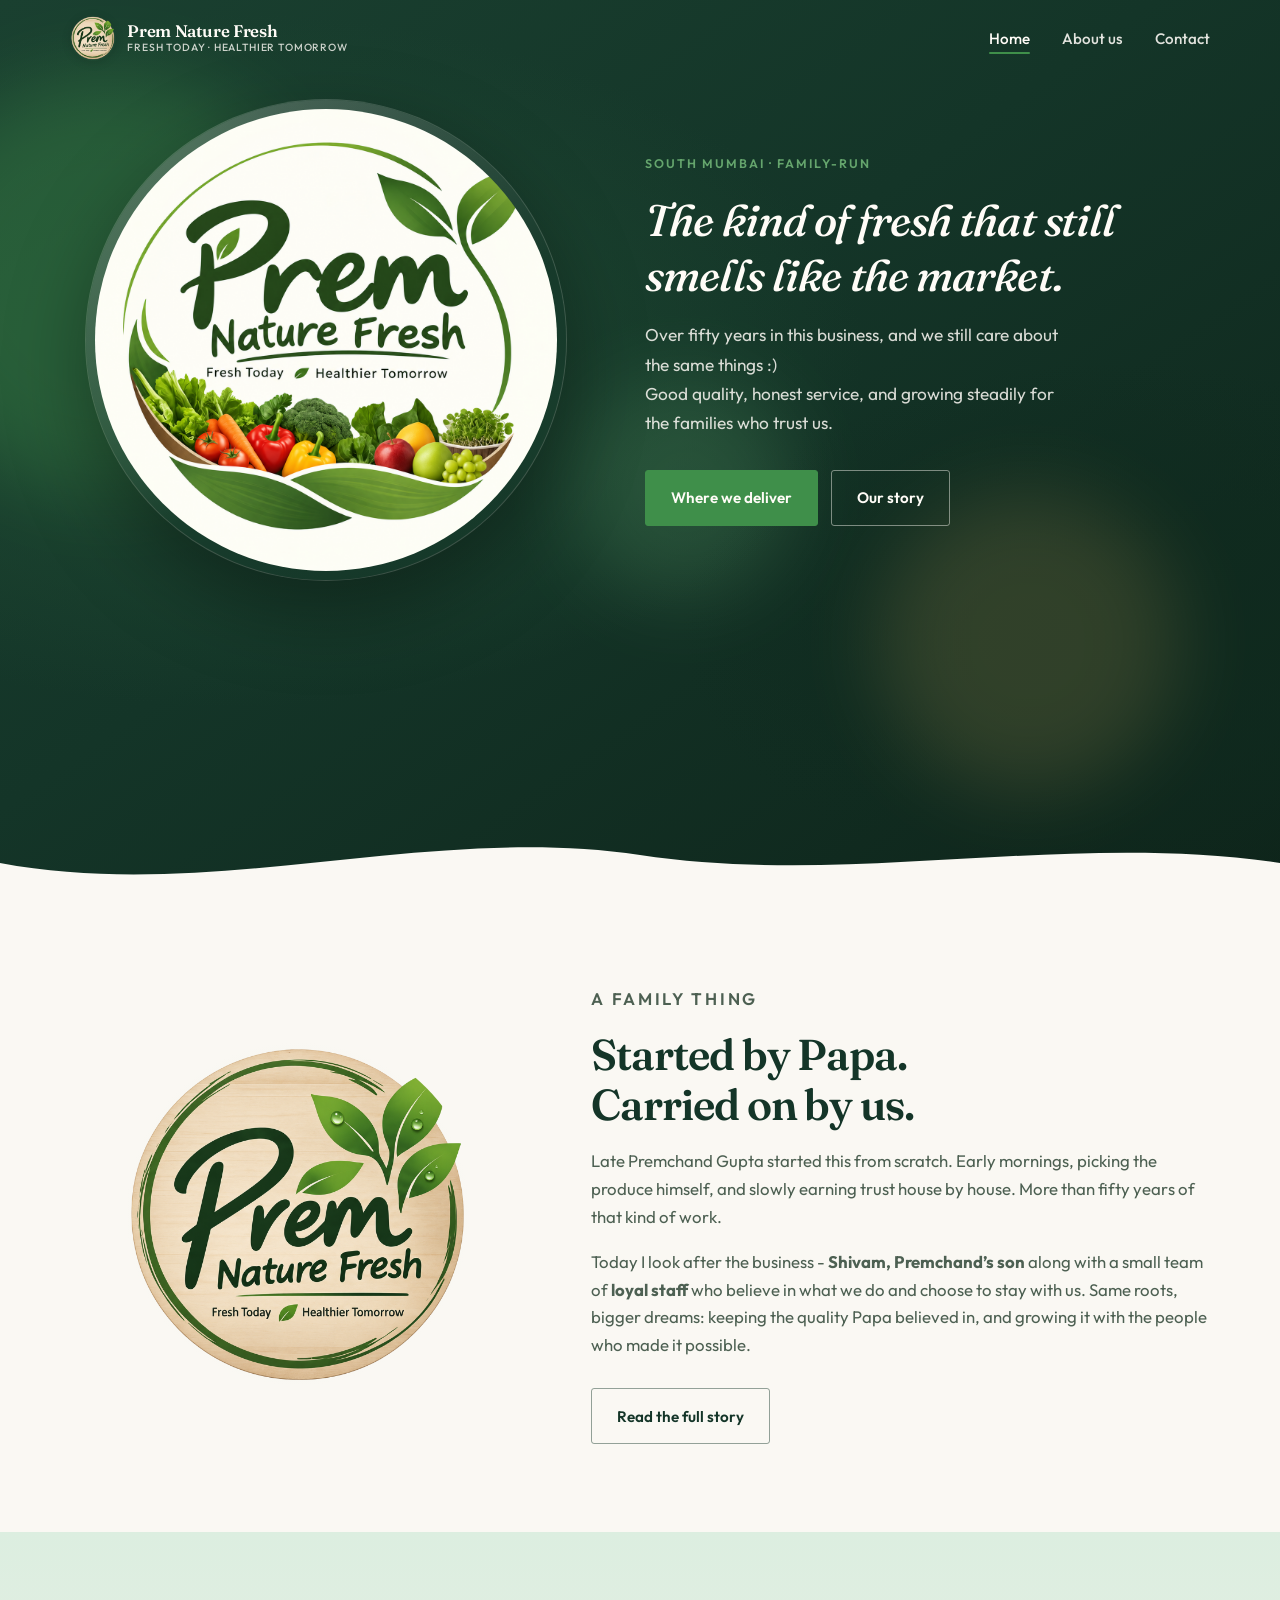
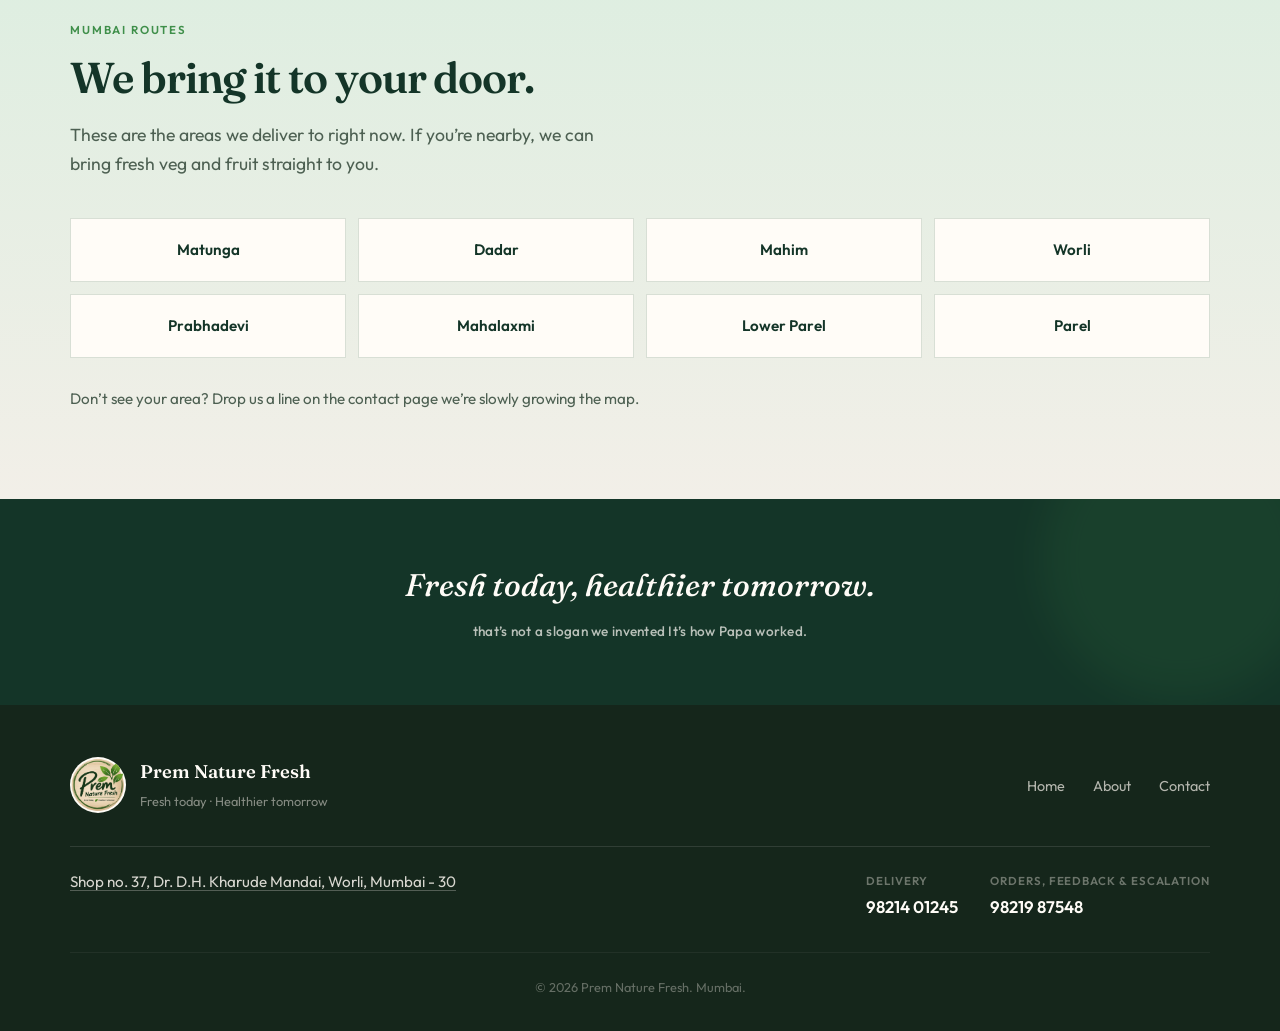
<file: index.html>
<!DOCTYPE html>
<html lang="en">
<head>
  <meta charset="UTF-8" />
  <meta name="viewport" content="width=device-width, initial-scale=1.0" />
  <title>Prem Nature Fresh — Fresh veggies, delivered near you</title>
  <meta name="description" content="Prem Nature Fresh brings fresh vegetables and fruit to Matunga, Dadar, Mahim, Worli, Prabhadevi, Mahalaxmi, Lower Parel and Parel." />
  <link rel="preconnect" href="https://fonts.googleapis.com" />
  <link rel="preconnect" href="https://fonts.gstatic.com" crossorigin />
  <link href="https://fonts.googleapis.com/css2?family=Fraunces:ital,opsz,wght@0,9..144,500;0,9..144,600;0,9..144,700;1,9..144,500&family=Outfit:wght@400;500;600&display=swap" rel="stylesheet" />
  <link rel="stylesheet" href="css/styles.css" />
  <link rel="icon" href="Logos/PremNatureFresh%20Logo.png" type="image/png" />
</head>
<body class="has-hero">
  <div class="nav-overlay" id="navOverlay" aria-hidden="true"></div>

  <header class="site-header" id="siteHeader">
    <nav class="nav" aria-label="Main">
      <a class="logo-link" href="index.html">
        <img src="Logos/PremNatureFresh%20Logo.png" alt="Prem Nature Fresh logo" width="48" height="48" />
        <span class="logo-text">Prem Nature Fresh<span>Fresh today · Healthier tomorrow</span></span>
      </a>
      <button class="nav-toggle" id="navToggle" aria-label="Open menu" aria-expanded="false">
        <span></span><span></span><span></span>
      </button>
      <ul class="nav-links" id="navLinks">
        <li><a href="index.html" class="active">Home</a></li>
        <li><a href="about.html">About us</a></li>
        <li><a href="contact.html">Contact</a></li>
      </ul>
    </nav>
  </header>

  <main>
    <section class="hero">
      <div class="hero-atmosphere" aria-hidden="true">
        <span class="orb orb-a"></span>
        <span class="orb orb-b"></span>
        <span class="orb orb-c"></span>
      </div>

      <div class="hero-stage">
        <figure class="hero-mark">
          <img src="Logos/PremNatureFresh%20Logo%202.png" alt="Prem Nature Fresh" />
        </figure>

        <div class="hero-copy">
          <p class="hero-kicker">South Mumbai · family-run</p>
          <h1>The kind of fresh that still smells like the market.</h1>
          <p class="hero-lede">
            Over fifty years in this business, and we still care about the same things :)
            <br>
            Good quality, honest service, and growing steadily for the families who trust us.
          </p>
          <div class="cta-row">
            <a class="btn btn-primary" href="#areas">Where we deliver</a>
            <a class="btn btn-ghost" href="about.html">Our story</a>
          </div>
        </div>
      </div>

      <svg class="hero-wave" viewBox="0 0 1440 80" preserveAspectRatio="none" aria-hidden="true">
        <path d="M0,40 C240,80 480,0 720,32 C960,64 1200,8 1440,40 L1440,80 L0,80 Z" fill="currentColor" />
        <rect x="0" y="78" width="1440" height="4" fill="currentColor" />
      </svg>
    </section>

    <section class="section story-strip">
      <div class="container story-grid">
        <div class="story-visual reveal">
          <img src="Logos/PremNatureFresh%20Logo.png" alt="Prem Nature Fresh" />
        </div>
        <div class="story-copy reveal">
          <p class="section-label">A family thing</p>
          <h2>Started by Papa. Carried on by us.</h2>
          <p>
            Late Premchand Gupta started this from scratch. Early mornings, picking
            the produce himself, and slowly earning trust house by house. More than
            fifty years of that kind of work.
          </p>
          <p>
            Today I look after the business - <b>Shivam, Premchand’s son</b> along with a
            small team of <b>loyal staff</b> who believe in what we do and choose to stay with us.
            Same roots, bigger dreams: keeping the quality Papa believed in, and growing it with
            the people who made it possible.
          </p>
          <a class="btn btn-outline" href="about.html">Read the full story</a>
        </div>
      </div>
    </section>

    <section class="section areas" id="areas">
      <div class="container">
        <div class="areas-intro reveal">
          <p class="section-label">Mumbai routes</p>
          <h2>We bring it to your door.</h2>
          <p class="lead">
            These are the areas we deliver to right now. If you’re nearby, we can bring
            fresh veg and fruit straight to you.
          </p>
        </div>
        <ul class="area-map" aria-label="Delivery areas">
          <li class="area-chip">Matunga</li>
          <li class="area-chip">Dadar</li>
          <li class="area-chip">Mahim</li>
          <li class="area-chip">Worli</li>
          <li class="area-chip">Prabhadevi</li>
          <li class="area-chip">Mahalaxmi</li>
          <li class="area-chip">Lower Parel</li>
          <li class="area-chip">Parel</li>
        </ul>
        <p class="areas-note reveal">
          Don’t see your area? Drop us a line on the contact page we’re slowly growing
          the map.
        </p>
      </div>
    </section>

    <aside class="promise">
      <div class="container">
        <p>
          Fresh today, healthier tomorrow.
          <small>that’s not a slogan we invented It’s how Papa worked.</small>
        </p>
      </div>
    </aside>
  </main>

  <footer class="site-footer">
    <div class="container">
      <div class="footer-grid">
        <div class="footer-brand">
          <img src="Logos/PremNatureFresh%20Logo.png" alt="" width="56" height="56" />
          <div>
            <strong>Prem Nature Fresh</strong>
            <span>Fresh today · Healthier tomorrow</span>
          </div>
        </div>
        <ul class="footer-links">
          <li><a href="index.html">Home</a></li>
          <li><a href="about.html">About</a></li>
          <li><a href="contact.html">Contact</a></li>
        </ul>
      </div>

      <div class="footer-contact">
        <p class="footer-address">
          <a href="https://maps.app.goo.gl/JT8ndz4XPE21yXbQ9" class="footer-location" target="_blank" rel="noopener noreferrer">
            Shop no. 37, Dr. D.H. Kharude Mandai, Worli, Mumbai - 30
          </a>
        </p>
        <ul class="footer-phones">
          <li>
            <span>Delivery</span>
            <a href="tel:+919821401245">98214 01245</a>
          </li>
          <li>
            <span>Orders, feedback &amp; escalation</span>
            <a href="tel:+919821987548">98219 87548</a>
          </li>
        </ul>
      </div>

      <p class="footer-bottom">&copy; <span id="year"></span> Prem Nature Fresh. Mumbai.</p>
    </div>
  </footer>

  <script src="js/main.js"></script>
</body>
</html>
</file>
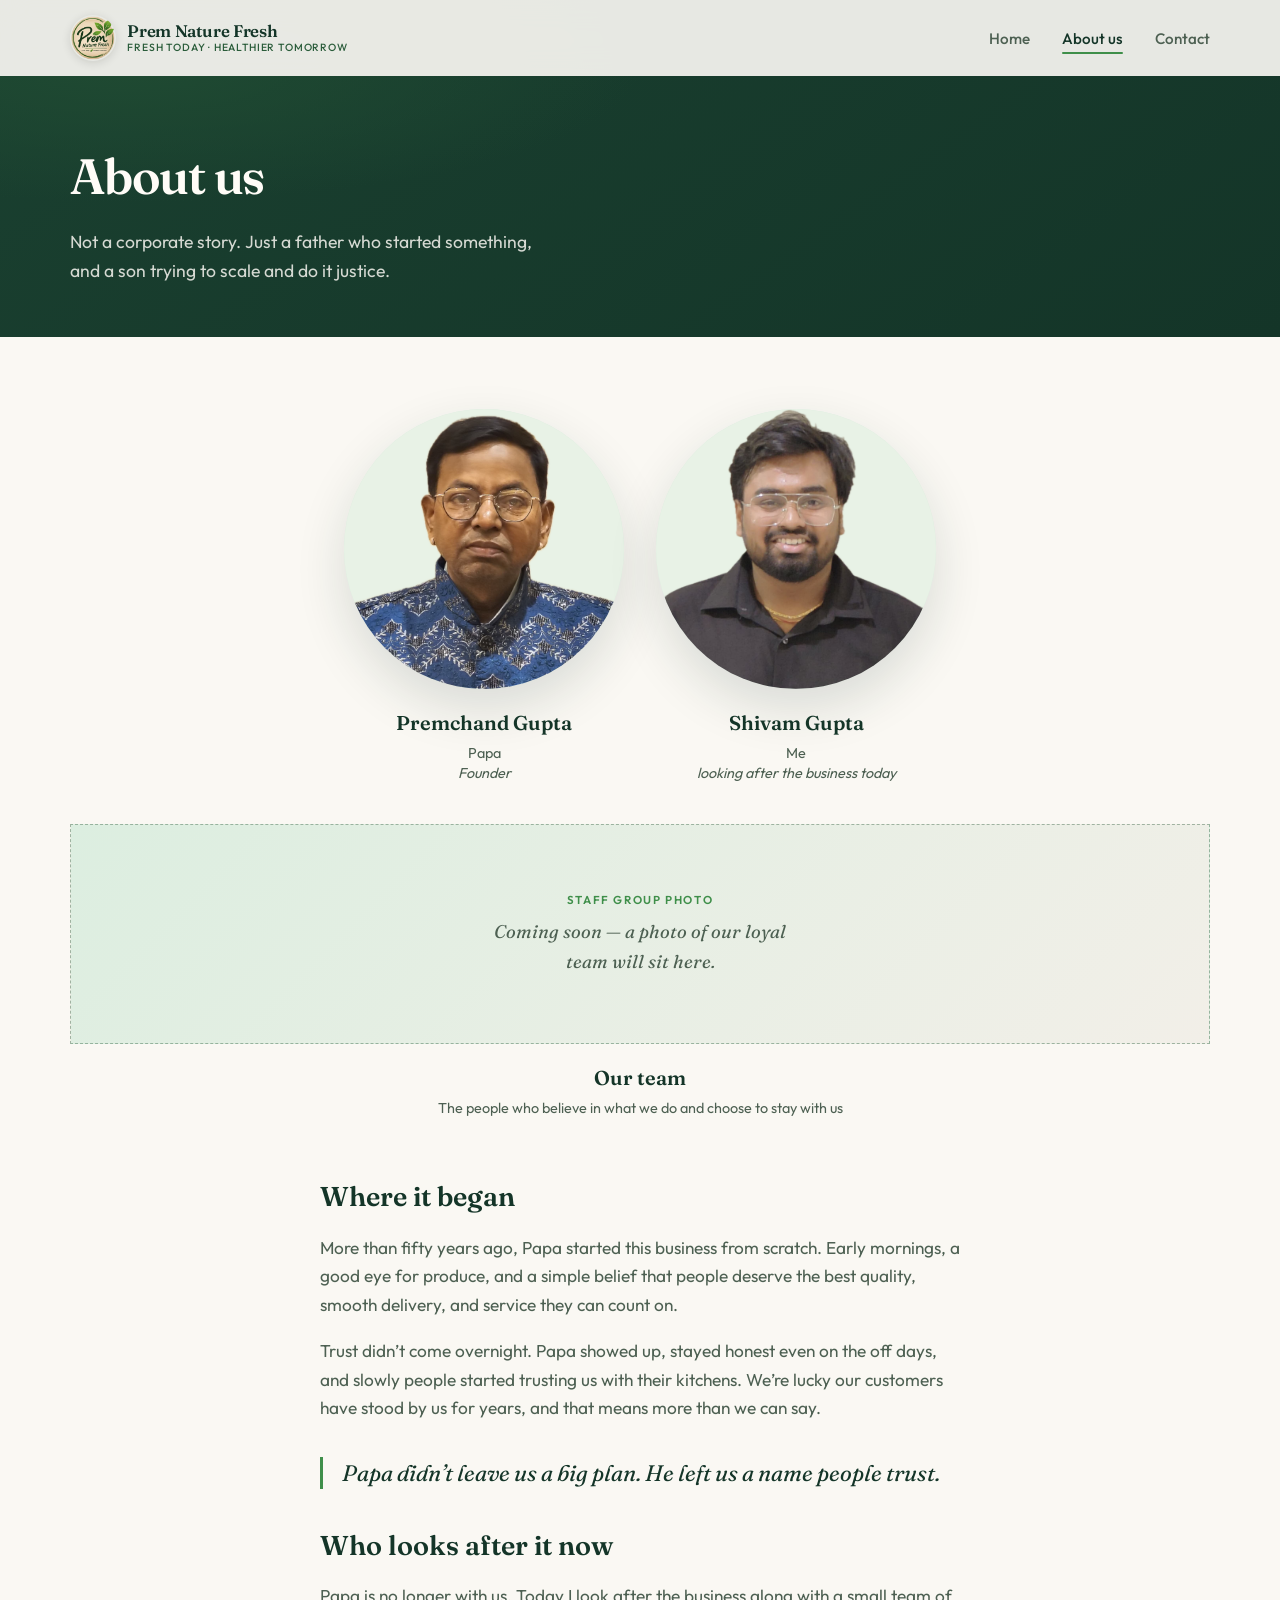
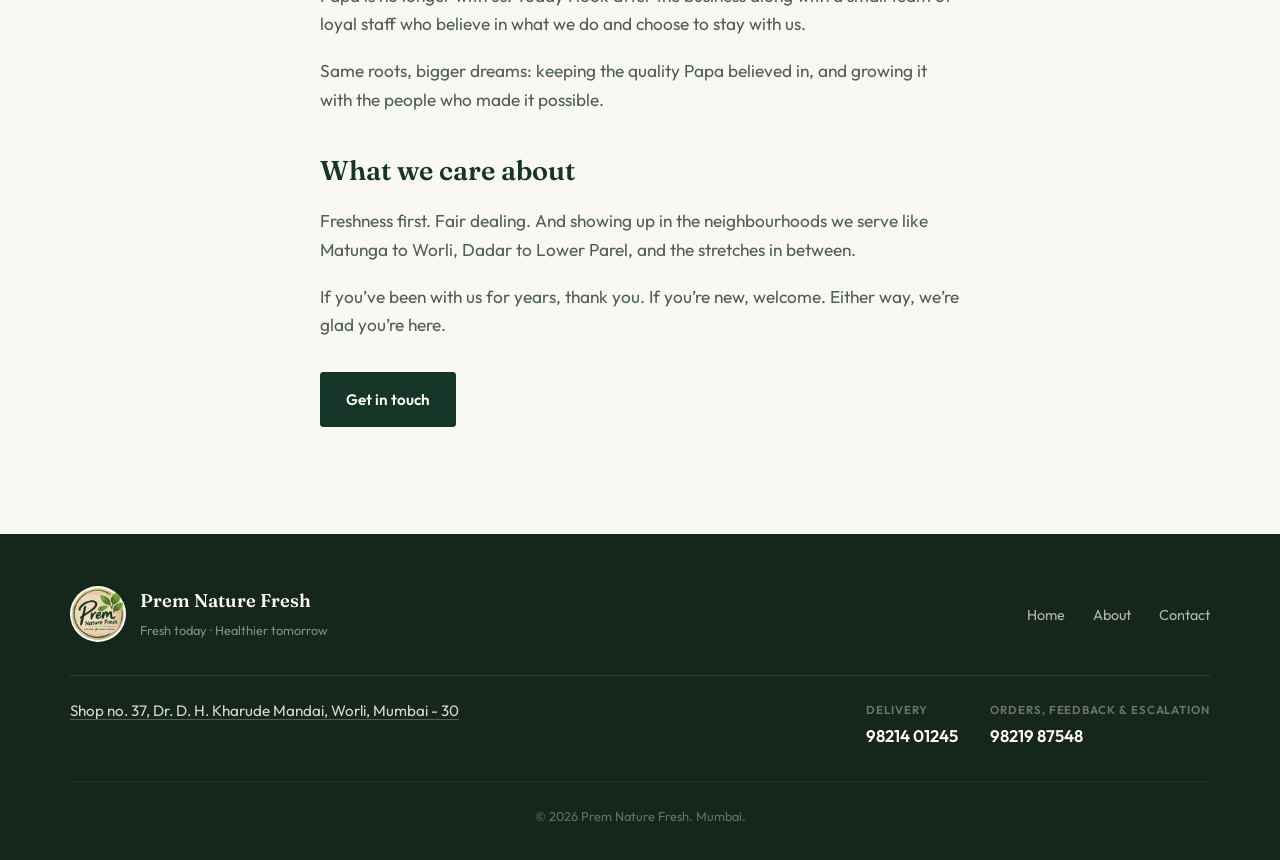
<file: about.html>
<!DOCTYPE html>
<html lang="en">
<head>
  <meta charset="UTF-8" />
  <meta name="viewport" content="width=device-width, initial-scale=1.0" />
  <title>About us — Prem Nature Fresh</title>
  <meta name="description" content="The story of Prem Nature Fresh — started by Premchand Gupta more than 50 years ago, now run by his son Shivam Gupta." />
  <link rel="preconnect" href="https://fonts.googleapis.com" />
  <link rel="preconnect" href="https://fonts.gstatic.com" crossorigin />
  <link href="https://fonts.googleapis.com/css2?family=Fraunces:ital,opsz,wght@0,9..144,500;0,9..144,600;1,9..144,500&family=Outfit:wght@400;500;600&display=swap" rel="stylesheet" />
  <link rel="stylesheet" href="css/styles.css" />
  <link rel="icon" href="Logos/PremNatureFresh%20Logo.png" type="image/png" />
</head>
<body>
  <div class="nav-overlay" id="navOverlay" aria-hidden="true"></div>

  <header class="site-header" id="siteHeader">
    <nav class="nav" aria-label="Main">
      <a class="logo-link" href="index.html">
        <img src="Logos/PremNatureFresh%20Logo.png" alt="Prem Nature Fresh logo" width="48" height="48" />
        <span class="logo-text">Prem Nature Fresh<span>Fresh today · Healthier tomorrow</span></span>
      </a>
      <button class="nav-toggle" id="navToggle" aria-label="Open menu" aria-expanded="false">
        <span></span><span></span><span></span>
      </button>
      <ul class="nav-links" id="navLinks">
        <li><a href="index.html">Home</a></li>
        <li><a href="about.html" class="active">About us</a></li>
        <li><a href="contact.html">Contact</a></li>
      </ul>
    </nav>
  </header>

  <main>
    <section class="page-hero">
      <div class="container">
        <h1>About us</h1>
        <p>Not a corporate story. Just a father who started something, and a son trying to scale and  do it justice.</p>
      </div>
    </section>

    <section class="about-body">
      <div class="container">
        <div class="people-row reveal">
          <figure class="person-card">
            <div class="person-photo">
              <img src="Logos/Premchand%20Gupta%20Pic.png" alt="Late Premchand Gupta" />
            </div>
            <figcaption>
              <strong>Premchand Gupta</strong>
              <span>Papa  <br><i>Founder</i></span>
            </figcaption>
          </figure>

          <figure class="person-card">
            <div class="person-photo">
              <img src="Logos/Shivam%20Picture.png" alt="Shivam Gupta" />
            </div>
            <figcaption>
              <strong>Shivam Gupta</strong>
              <span>Me <br> <i>looking after the business today</i></span>
            </figcaption>
          </figure>
        </div>

        <figure class="staff-placeholder reveal">
          <div class="staff-placeholder-inner">
            <p class="staff-placeholder-label">Staff group photo</p>
            <p>Coming soon — a photo of our loyal team will sit here.</p>
          </div>
          <figcaption>
            <strong>Our team</strong>
            <span>The people who believe in what we do and choose to stay with us</span>
          </figcaption>
        </figure>

        <article class="about-prose about-prose-wide reveal">
          <h2>Where it began</h2>
          <p>
            More than fifty years ago, Papa started this business from scratch.
            Early mornings, a good eye for produce, and a simple belief that people deserve
            the best quality, smooth delivery, and service they can count on.
          </p>
          <p>
            Trust didn’t come overnight. Papa showed up, stayed honest even on the off days,
            and slowly people started trusting us with their kitchens. We’re lucky
            our customers have stood by us for years, and that means more than we can say.
          </p>

          <p class="pull">
            Papa didn’t leave us a big plan. He left us a name people trust.
          </p>

          <h2>Who looks after it now</h2>
          <p>
            Papa is no longer with us. Today I look after the business along with a small team of loyal staff who believe
            in what we do and choose to stay with us.
          </p>
          <p>
            Same roots, bigger dreams: keeping the quality Papa believed in, and growing
            it with the people who made it possible.
          </p>

          <h2>What we care about</h2>
          <p>
            Freshness first. Fair dealing. And showing up in the neighbourhoods we
            serve like Matunga to Worli, Dadar to Lower Parel, and the stretches in between.
          </p>
          <p>
            If you’ve been with us for years, thank you. If you’re new, welcome.
            Either way, we’re glad you’re here.
          </p>

          <p class="about-cta">
            <a class="btn btn-dark" href="contact.html">Get in touch</a>
          </p>
        </article>
      </div>
    </section>
  </main>

  <footer class="site-footer">
    <div class="container">
      <div class="footer-grid">
        <div class="footer-brand">
          <img src="Logos/PremNatureFresh%20Logo.png" alt="" width="56" height="56" />
          <div>
            <strong>Prem Nature Fresh</strong>
            <span>Fresh today · Healthier tomorrow</span>
          </div>
        </div>
        <ul class="footer-links">
          <li><a href="index.html">Home</a></li>
          <li><a href="about.html">About</a></li>
          <li><a href="contact.html">Contact</a></li>
        </ul>
      </div>

      <div class="footer-contact">
        <p class="footer-address">
          <a href="https://maps.app.goo.gl/JT8ndz4XPE21yXbQ9" class="footer-location" target="_blank" rel="noopener noreferrer">
            Shop no. 37, Dr. D. H. Kharude Mandai, Worli, Mumbai - 30
          </a>
        </p>
        <ul class="footer-phones">
          <li>
            <span>Delivery</span>
            <a href="tel:+919821401245">98214 01245</a>
          </li>
          <li>
            <span>Orders, feedback &amp; escalation</span>
            <a href="tel:+919821987548">98219 87548</a>
          </li>
        </ul>
      </div>

      <p class="footer-bottom">&copy; <span id="year"></span> Prem Nature Fresh. Mumbai.</p>
    </div>
  </footer>

  <script src="js/main.js"></script>
</body>
</html>
</file>
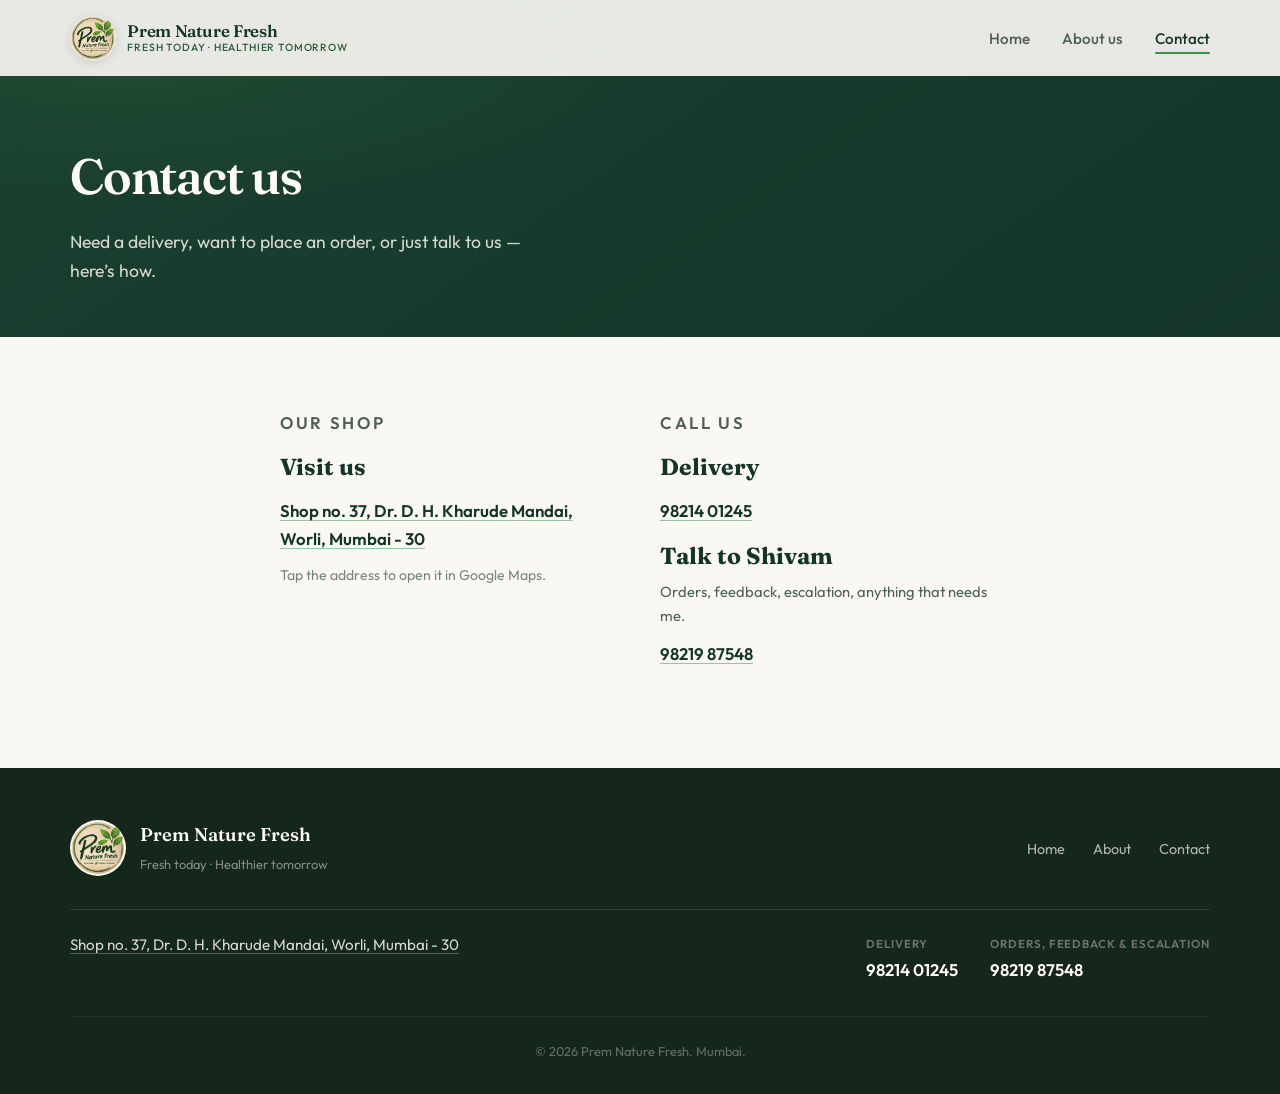
<file: contact.html>
<!DOCTYPE html>
<html lang="en">
<head>
  <meta charset="UTF-8" />
  <meta name="viewport" content="width=device-width, initial-scale=1.0" />
  <title>Contact — Prem Nature Fresh</title>
  <meta name="description" content="Contact Prem Nature Fresh — delivery, orders, and our Worli shop address." />
  <link rel="preconnect" href="https://fonts.googleapis.com" />
  <link rel="preconnect" href="https://fonts.gstatic.com" crossorigin />
  <link href="https://fonts.googleapis.com/css2?family=Fraunces:ital,opsz,wght@0,9..144,500;0,9..144,600;1,9..144,500&family=Outfit:wght@400;500;600&display=swap" rel="stylesheet" />
  <link rel="stylesheet" href="css/styles.css" />
  <link rel="icon" href="Logos/PremNatureFresh%20Logo.png" type="image/png" />
</head>
<body>
  <div class="nav-overlay" id="navOverlay" aria-hidden="true"></div>

  <header class="site-header" id="siteHeader">
    <nav class="nav" aria-label="Main">
      <a class="logo-link" href="index.html">
        <img src="Logos/PremNatureFresh%20Logo.png" alt="Prem Nature Fresh logo" width="48" height="48" />
        <span class="logo-text">Prem Nature Fresh<span>Fresh today · Healthier tomorrow</span></span>
      </a>
      <button class="nav-toggle" id="navToggle" aria-label="Open menu" aria-expanded="false">
        <span></span><span></span><span></span>
      </button>
      <ul class="nav-links" id="navLinks">
        <li><a href="index.html">Home</a></li>
        <li><a href="about.html">About us</a></li>
        <li><a href="contact.html" class="active">Contact</a></li>
      </ul>
    </nav>
  </header>

  <main>
    <section class="page-hero">
      <div class="container">
        <h1>Contact us</h1>
        <p>Need a delivery, want to place an order, or just talk to us — here’s how.</p>
      </div>
    </section>

    <section class="placeholder">
      <div class="container contact-details">
        <div class="contact-block reveal">
          <p class="section-label">Our shop</p>
          <h2>Visit us</h2>
          <p>
            <a href="https://maps.app.goo.gl/JT8ndz4XPE21yXbQ9" class="footer-location" target="_blank" rel="noopener noreferrer">
              Shop no. 37, Dr. D. H. Kharude Mandai, Worli, Mumbai - 30
            </a>
          </p>
          <p class="contact-note">Tap the address to open it in Google Maps.</p>
        </div>

        <div class="contact-block reveal">
          <p class="section-label">Call us</p>
          <h2>Delivery</h2>
          <p><a href="tel:+919821401245">98214 01245</a></p>
          <h2>Talk to Shivam</h2>
          <p class="contact-sub">Orders, feedback, escalation, anything that needs me.</p>
          <p><a href="tel:+919821987548">98219 87548</a></p>
        </div>
      </div>
    </section>
  </main>

  <footer class="site-footer">
    <div class="container">
      <div class="footer-grid">
        <div class="footer-brand">
          <img src="Logos/PremNatureFresh%20Logo.png" alt="" width="56" height="56" />
          <div>
            <strong>Prem Nature Fresh</strong>
            <span>Fresh today · Healthier tomorrow</span>
          </div>
        </div>
        <ul class="footer-links">
          <li><a href="index.html">Home</a></li>
          <li><a href="about.html">About</a></li>
          <li><a href="contact.html">Contact</a></li>
        </ul>
      </div>

      <div class="footer-contact">
        <p class="footer-address">
          <a href="https://maps.app.goo.gl/JT8ndz4XPE21yXbQ9" class="footer-location" target="_blank" rel="noopener noreferrer">
            Shop no. 37, Dr. D. H. Kharude Mandai, Worli, Mumbai - 30
          </a>
        </p>
        <ul class="footer-phones">
          <li>
            <span>Delivery</span>
            <a href="tel:+919821401245">98214 01245</a>
          </li>
          <li>
            <span>Orders, feedback &amp; escalation</span>
            <a href="tel:+919821987548">98219 87548</a>
          </li>
        </ul>
      </div>

      <p class="footer-bottom">&copy; <span id="year"></span> Prem Nature Fresh. Mumbai.</p>
    </div>
  </footer>

  <script src="js/main.js"></script>
</body>
</html>
</file>
<file: css/styles.css>
/* Prem Nature Fresh — elegant botanical theme */

:root {
  --green-deep: #143528;
  --green-mid: #2a5c3a;
  --green-leaf: #3f8f4a;
  --green-mist: #dceee0;
  --cream: #f2efe8;
  --cream-dark: #e2dbd0;
  --linen: #faf8f3;
  --ink: #15261b;
  --ink-muted: #4d6052;
  --white: #fffcf7;
  --shadow: 0 20px 50px rgba(20, 53, 40, 0.14);
  --font-display: "Fraunces", Georgia, serif;
  --font-body: "Outfit", system-ui, sans-serif;
  --max: 1140px;
  --nav-h: 76px;
}

*,
*::before,
*::after {
  box-sizing: border-box;
  margin: 0;
  padding: 0;
}

html {
  scroll-behavior: smooth;
}

body {
  font-family: var(--font-body);
  color: var(--ink);
  background: var(--cream);
  line-height: 1.65;
  min-height: 100vh;
  overflow-x: hidden;
}

img {
  max-width: 100%;
  height: auto;
  display: block;
}

a {
  color: inherit;
  text-decoration: none;
}

ul {
  list-style: none;
}

.container {
  width: min(100% - 2.5rem, var(--max));
  margin-inline: auto;
}

/* ——— Nav ——— */

.site-header {
  position: fixed;
  inset: 0 0 auto;
  z-index: 100;
  height: var(--nav-h);
  background: color-mix(in srgb, var(--linen) 92%, transparent);
  backdrop-filter: blur(14px);
  border-bottom: 1px solid transparent;
  transition: background 0.35s, border-color 0.35s, box-shadow 0.35s;
}

.site-header.scrolled {
  background: color-mix(in srgb, var(--linen) 94%, transparent);
  border-bottom-color: var(--cream-dark);
  box-shadow: 0 6px 28px rgba(20, 53, 40, 0.06);
}

body.has-hero .site-header:not(.scrolled) {
  background: transparent;
  backdrop-filter: none;
}

body.has-hero .site-header:not(.scrolled) .logo-text {
  color: var(--white);
}

body.has-hero .site-header:not(.scrolled) .logo-text span {
  color: color-mix(in srgb, var(--white) 78%, transparent);
}

body.has-hero .site-header:not(.scrolled) .nav-links a {
  color: color-mix(in srgb, var(--white) 88%, transparent);
}

body.has-hero .site-header:not(.scrolled) .nav-links a:hover,
body.has-hero .site-header:not(.scrolled) .nav-links a.active {
  color: var(--white);
}

body.has-hero .site-header:not(.scrolled) .nav-links a.active::after {
  background: var(--green-leaf);
}

body.has-hero .site-header:not(.scrolled) .nav-toggle span {
  background: var(--white);
}

.nav {
  display: flex;
  align-items: center;
  justify-content: space-between;
  height: var(--nav-h);
  width: min(100% - 2.5rem, var(--max));
  margin-inline: auto;
}

.logo-link {
  display: flex;
  align-items: center;
  gap: 0.7rem;
}

.logo-link img {
  width: 46px;
  height: 46px;
  border-radius: 50%;
  object-fit: cover;
  box-shadow: 0 2px 10px rgba(0, 0, 0, 0.12);
}

.logo-text {
  font-family: var(--font-display);
  font-weight: 600;
  font-size: 1.05rem;
  color: var(--green-deep);
  letter-spacing: -0.02em;
  line-height: 1.15;
}

.logo-text span {
  display: block;
  font-family: var(--font-body);
  font-weight: 500;
  font-size: 0.65rem;
  letter-spacing: 0.08em;
  text-transform: uppercase;
  color: var(--green-mid);
}

.nav-links {
  display: flex;
  align-items: center;
  gap: 2rem;
}

.nav-links a {
  font-size: 0.95rem;
  font-weight: 500;
  color: var(--ink-muted);
  position: relative;
  transition: color 0.2s;
}

.nav-links a:hover,
.nav-links a.active {
  color: var(--green-deep);
}

.nav-links a.active::after {
  content: "";
  position: absolute;
  left: 0;
  right: 0;
  bottom: -6px;
  height: 2px;
  background: var(--green-leaf);
  border-radius: 2px;
}

.nav-toggle {
  display: none;
  flex-direction: column;
  gap: 5px;
  background: none;
  border: none;
  cursor: pointer;
  padding: 8px;
  z-index: 110;
}

.nav-toggle span {
  display: block;
  width: 22px;
  height: 2px;
  background: var(--green-deep);
  border-radius: 2px;
  transition: transform 0.3s, opacity 0.3s;
}

.nav-toggle.open span:nth-child(1) {
  transform: translateY(7px) rotate(45deg);
}

.nav-toggle.open span:nth-child(2) {
  opacity: 0;
}

.nav-toggle.open span:nth-child(3) {
  transform: translateY(-7px) rotate(-45deg);
}

/* ——— Hero: split stage ——— */

.hero {
  min-height: 100vh;
  min-height: 100dvh;
  position: relative;
  display: flex;
  flex-direction: column;
  justify-content: center;
  padding: calc(var(--nav-h) + 1.5rem) 0 0;
  background:
    radial-gradient(ellipse 90% 70% at 18% 40%, #1f4a32 0%, transparent 55%),
    radial-gradient(ellipse 70% 60% at 88% 70%, #0f2a1e 0%, transparent 50%),
    linear-gradient(145deg, #1a4030 0%, var(--green-deep) 45%, #0e241a 100%);
  color: var(--white);
  overflow: hidden;
}

.hero-atmosphere {
  position: absolute;
  inset: 0;
  pointer-events: none;
  z-index: 0;
}

.orb {
  position: absolute;
  border-radius: 50%;
  filter: blur(40px);
  opacity: 0.35;
}

.orb-a {
  width: min(48vw, 420px);
  height: min(48vw, 420px);
  background: var(--green-leaf);
  top: 8%;
  left: -8%;
  animation: drift 14s ease-in-out infinite;
}

.orb-b {
  width: min(36vw, 300px);
  height: min(36vw, 300px);
  background: #c4a35a;
  bottom: 12%;
  right: 8%;
  opacity: 0.18;
  animation: drift 18s ease-in-out infinite reverse;
}

.orb-c {
  width: min(28vw, 220px);
  height: min(28vw, 220px);
  background: #6db87a;
  top: 42%;
  right: 38%;
  opacity: 0.2;
  animation: drift 11s ease-in-out infinite;
}

.hero-stage {
  position: relative;
  z-index: 1;
  width: min(100% - 2.5rem, var(--max));
  margin-inline: auto;
  display: grid;
  grid-template-columns: minmax(0, 0.95fr) minmax(0, 1.05fr);
  gap: clamp(2rem, 5vw, 4.5rem);
  align-items: center;
  padding-bottom: 3rem;
}

.hero-mark {
  margin: 0;
  justify-self: center;
  width: min(100%, 480px);
  aspect-ratio: 1;
  border-radius: 50%;
  padding: 0.55rem;
  background:
    linear-gradient(145deg, color-mix(in srgb, var(--white) 28%, transparent), transparent 60%),
    color-mix(in srgb, var(--green-deep) 40%, transparent);
  box-shadow:
    0 0 0 1px color-mix(in srgb, var(--white) 18%, transparent),
    0 30px 80px rgba(0, 0, 0, 0.35);
  animation: mark-in 1.1s cubic-bezier(0.22, 1, 0.36, 1) both;
}

.hero-mark img {
  width: 100%;
  height: 100%;
  object-fit: cover;
  border-radius: 50%;
  background: var(--linen);
}

.hero-copy {
  max-width: 34rem;
  animation: rise-in 0.95s 0.15s cubic-bezier(0.22, 1, 0.36, 1) both;
}

.hero-kicker {
  font-size: 0.78rem;
  font-weight: 600;
  letter-spacing: 0.16em;
  text-transform: uppercase;
  color: color-mix(in srgb, var(--green-leaf) 80%, var(--white));
  margin-bottom: 1.1rem;
}

.hero-copy h1 {
  font-family: var(--font-display);
  font-size: clamp(1.75rem, 4.2vw, 2.75rem);
  font-weight: 500;
  font-style: italic;
  line-height: 1.25;
  letter-spacing: -0.02em;
  margin-bottom: 1.1rem;
  max-width: 18ch;
}

.hero-lede {
  font-size: 1.08rem;
  line-height: 1.7;
  color: color-mix(in srgb, var(--white) 84%, transparent);
  max-width: 38ch;
  margin-bottom: 2rem;
}

.hero-wave {
  position: relative;
  z-index: 2;
  display: block;
  width: 100%;
  height: clamp(48px, 7vw, 80px);
  margin-top: auto;
  margin-bottom: -3px;
  color: var(--linen);
}

.cta-row {
  display: flex;
  flex-wrap: wrap;
  gap: 0.85rem;
}

.btn {
  display: inline-flex;
  align-items: center;
  justify-content: center;
  gap: 0.4rem;
  padding: 0.9rem 1.55rem;
  font-family: var(--font-body);
  font-size: 0.95rem;
  font-weight: 600;
  border-radius: 3px;
  border: 1.5px solid transparent;
  cursor: pointer;
  transition: transform 0.2s, background 0.2s, color 0.2s, border-color 0.2s;
}

.btn:hover {
  transform: translateY(-2px);
}

.btn-primary {
  background: var(--green-leaf);
  color: var(--white);
  border-color: var(--green-leaf);
}

.btn-primary:hover {
  background: #4aa355;
  border-color: #4aa355;
}

.btn-ghost {
  background: transparent;
  color: var(--white);
  border-color: color-mix(in srgb, var(--white) 45%, transparent);
}

.btn-ghost:hover {
  background: color-mix(in srgb, var(--white) 10%, transparent);
  border-color: var(--white);
}

.btn-dark {
  background: var(--green-deep);
  color: var(--white);
  border-color: var(--green-deep);
}

.btn-dark:hover {
  background: var(--green-mid);
  border-color: var(--green-mid);
}

.btn-outline {
  background: transparent;
  color: var(--green-deep);
  border-color: color-mix(in srgb, var(--green-deep) 45%, transparent);
}

.btn-outline:hover {
  background: var(--green-deep);
  color: var(--white);
  border-color: var(--green-deep);
}

/* ——— Sections ——— */

.section {
  padding: 5.5rem 0;
}

.section-label {
  font-size: 0.72rem;
  font-weight: 600;
  letter-spacing: 0.16em;
  text-transform: uppercase;
  color: var(--green-leaf);
  margin-bottom: 0.85rem;
}

.section h2 {
  font-family: var(--font-display);
  font-size: clamp(1.9rem, 4vw, 2.7rem);
  font-weight: 600;
  color: var(--green-deep);
  letter-spacing: -0.025em;
  line-height: 1.15;
  margin-bottom: 1.1rem;
  max-width: 16ch;
}

.section .lead {
  font-size: 1.1rem;
  color: var(--ink-muted);
  max-width: 44ch;
  margin-bottom: 2.25rem;
}

.story-strip {
  background: var(--linen);
  position: relative;
  z-index: 1;
  margin-top: -3px;
  border: none;
  box-shadow: none;
}

.story-grid {
  display: grid;
  grid-template-columns: minmax(0, 0.85fr) minmax(0, 1.15fr);
  gap: clamp(2rem, 5vw, 4rem);
  align-items: center;
}

.story-visual {
  position: relative;
  max-width: 360px;
  margin-inline: auto;
}

.story-visual::before {
  content: "";
  position: absolute;
  inset: 8%;
  border-radius: 50%;
  background: radial-gradient(circle, var(--green-mist), transparent 70%);
  z-index: 0;
  transform: scale(1.15);
}

.story-visual img {
  position: relative;
  z-index: 1;
  width: 100%;
  border-radius: 50%;
  animation: float-soft 7s ease-in-out infinite;
}

.story-copy p {
  color: var(--ink-muted);
  margin-bottom: 1.1rem;
  font-size: 1.05rem;
}

.story-copy p:last-of-type {
  margin-bottom: 1.85rem;
}

/* Delivery areas */

.areas {
  background:
    linear-gradient(180deg, var(--green-mist) 0%, var(--cream) 100%);
}

.areas-intro {
  margin-bottom: 2.5rem;
}

.area-map {
  display: grid;
  grid-template-columns: repeat(4, 1fr);
  gap: 0.75rem;
}

.area-chip {
  padding: 1.15rem 1rem;
  background: var(--white);
  border: 1px solid color-mix(in srgb, var(--green-mid) 18%, transparent);
  text-align: center;
  font-weight: 600;
  font-size: 0.95rem;
  color: var(--green-deep);
  transition: transform 0.25s, box-shadow 0.25s, border-color 0.25s;
  opacity: 0;
  transform: translateY(16px);
  animation: chip-in 0.5s ease-out forwards;
}

.area-chip:nth-child(1) { animation-delay: 0.05s; }
.area-chip:nth-child(2) { animation-delay: 0.1s; }
.area-chip:nth-child(3) { animation-delay: 0.15s; }
.area-chip:nth-child(4) { animation-delay: 0.2s; }
.area-chip:nth-child(5) { animation-delay: 0.25s; }
.area-chip:nth-child(6) { animation-delay: 0.3s; }
.area-chip:nth-child(7) { animation-delay: 0.35s; }
.area-chip:nth-child(8) { animation-delay: 0.4s; }

.area-chip:hover {
  transform: translateY(-4px);
  box-shadow: var(--shadow);
  border-color: var(--green-leaf);
}

.areas-note {
  margin-top: 1.75rem;
  font-size: 0.95rem;
  color: var(--ink-muted);
}

.promise {
  background: var(--green-deep);
  color: var(--white);
  padding: 4rem 0;
  text-align: center;
  position: relative;
  overflow: hidden;
}

.promise::before {
  content: "";
  position: absolute;
  width: 280px;
  height: 280px;
  border-radius: 50%;
  background: var(--green-leaf);
  opacity: 0.12;
  top: -80px;
  right: -40px;
  filter: blur(20px);
}

.promise p {
  position: relative;
  font-family: var(--font-display);
  font-size: clamp(1.4rem, 3vw, 1.95rem);
  font-style: italic;
  font-weight: 500;
  max-width: 30ch;
  margin-inline: auto;
  line-height: 1.4;
}

.promise small {
  display: block;
  margin-top: 0.95rem;
  font-family: var(--font-body);
  font-size: 0.85rem;
  font-style: normal;
  opacity: 0.7;
  letter-spacing: 0.02em;
}

/* Inner pages */

.page-hero {
  padding: calc(var(--nav-h) + 3.75rem) 0 3.25rem;
  background:
    radial-gradient(ellipse 80% 80% at 10% 20%, #1f4a32, transparent 50%),
    linear-gradient(145deg, #1a4030, var(--green-deep));
  color: var(--white);
}

.page-hero h1 {
  font-family: var(--font-display);
  font-size: clamp(2.1rem, 5vw, 3.1rem);
  font-weight: 600;
  letter-spacing: -0.025em;
  margin-bottom: 0.55rem;
}

.page-hero p {
  opacity: 0.82;
  font-size: 1.1rem;
  max-width: 40ch;
}

.about-body {
  padding: 4.5rem 0 5.5rem;
  background: var(--linen);
}

.people-row {
  display: grid;
  grid-template-columns: repeat(2, minmax(0, 280px));
  gap: 2rem;
  justify-content: center;
  margin-bottom: 2.5rem;
}

.person-card {
  margin: 0;
  text-align: center;
}

.person-photo {
  aspect-ratio: 1;
  border-radius: 50%;
  overflow: hidden;
  background: var(--green-mist);
  box-shadow: var(--shadow);
  margin-bottom: 1.1rem;
}

.person-photo img {
  width: 100%;
  height: 100%;
  object-fit: cover;
  object-position: center top;
}

.person-card figcaption strong,
.staff-placeholder figcaption strong {
  display: block;
  font-family: var(--font-display);
  font-size: 1.25rem;
  color: var(--green-deep);
  font-weight: 600;
  margin-bottom: 0.25rem;
}

.person-card figcaption span,
.staff-placeholder figcaption span {
  display: block;
  font-size: 0.9rem;
  color: var(--ink-muted);
  line-height: 1.4;
}

.staff-placeholder {
  margin: 0 0 3.5rem;
  text-align: center;
}

.staff-placeholder-inner {
  display: flex;
  flex-direction: column;
  align-items: center;
  justify-content: center;
  gap: 0.5rem;
  min-height: 220px;
  padding: 2rem 1.5rem;
  background:
    linear-gradient(135deg, var(--green-mist) 0%, var(--cream) 100%);
  border: 1.5px dashed color-mix(in srgb, var(--green-mid) 40%, transparent);
  margin-bottom: 1.1rem;
}

.staff-placeholder-label {
  font-size: 0.72rem;
  font-weight: 600;
  letter-spacing: 0.14em;
  text-transform: uppercase;
  color: var(--green-leaf);
}

.staff-placeholder-inner p:last-child {
  font-family: var(--font-display);
  font-size: 1.15rem;
  font-style: italic;
  color: var(--ink-muted);
  max-width: 28ch;
  margin: 0;
}

.about-prose-wide {
  max-width: 40rem;
  margin-inline: auto;
}

.about-prose h2 {
  font-family: var(--font-display);
  font-size: 1.7rem;
  color: var(--green-deep);
  margin: 2.1rem 0 0.9rem;
  font-weight: 600;
}

.about-prose h2:first-child {
  margin-top: 0;
}

.about-prose p {
  color: var(--ink-muted);
  font-size: 1.08rem;
  margin-bottom: 1.15rem;
}

.about-prose .pull {
  font-family: var(--font-display);
  font-size: 1.4rem;
  font-style: italic;
  color: var(--green-deep);
  border-left: 3px solid var(--green-leaf);
  padding-left: 1.2rem;
  margin: 2.1rem 0;
  line-height: 1.45;
}

.about-cta {
  margin-top: 2rem;
}

/* Legacy sidebar layout kept for safety */
.about-layout {
  display: grid;
  grid-template-columns: minmax(0, 260px) 1fr;
  gap: 3.25rem;
  align-items: start;
}

.about-side {
  position: sticky;
  top: calc(var(--nav-h) + 1.5rem);
}

.about-side img {
  width: 100%;
  border-radius: 50%;
  background: var(--white);
  box-shadow: var(--shadow);
  margin-bottom: 1.25rem;
}

.about-side .tagline {
  font-size: 0.9rem;
  color: var(--ink-muted);
  text-align: center;
  line-height: 1.45;
}

.placeholder {
  padding: 4.5rem 0 5.5rem;
  text-align: center;
  background: var(--linen);
}

.placeholder-box {
  max-width: 460px;
  margin-inline: auto;
  padding: 3rem 2rem;
  border-top: 1px solid var(--cream-dark);
  border-bottom: 1px solid var(--cream-dark);
}

.placeholder-box img {
  width: 72px;
  height: 72px;
  margin: 0 auto 1.25rem;
  border-radius: 50%;
}

.placeholder-box h2 {
  font-family: var(--font-display);
  font-size: 1.75rem;
  color: var(--green-deep);
  margin-bottom: 0.75rem;
  max-width: none;
}

.placeholder-box p {
  color: var(--ink-muted);
  margin-bottom: 0.5rem;
}

.placeholder-box .soon {
  display: inline-block;
  margin-top: 1.5rem;
  font-size: 0.78rem;
  font-weight: 600;
  letter-spacing: 0.12em;
  text-transform: uppercase;
  color: var(--green-leaf);
}

/* Footer */

.site-footer {
  background: var(--ink);
  color: color-mix(in srgb, var(--cream) 72%, transparent);
  padding: 3.25rem 0 2rem;
}

.footer-grid {
  display: flex;
  flex-wrap: wrap;
  justify-content: space-between;
  gap: 2rem;
  margin-bottom: 2rem;
}

.footer-brand {
  display: flex;
  align-items: center;
  gap: 0.85rem;
}

.footer-brand img {
  width: 56px;
  height: 56px;
  border-radius: 50%;
  background: var(--white);
}

.footer-brand strong {
  display: block;
  font-family: var(--font-display);
  font-size: 1.15rem;
  color: var(--white);
  font-weight: 600;
}

.footer-brand span {
  font-size: 0.8rem;
  opacity: 0.7;
}

.footer-links {
  display: flex;
  gap: 1.75rem;
  align-items: center;
}

.footer-links a {
  font-size: 0.9rem;
  transition: color 0.2s;
}

.footer-links a:hover {
  color: var(--white);
}

.footer-contact {
  display: flex;
  flex-wrap: wrap;
  justify-content: space-between;
  gap: 1.5rem 2.5rem;
  padding: 1.5rem 0;
  border-top: 1px solid color-mix(in srgb, var(--cream) 12%, transparent);
  margin-bottom: 0.5rem;
}

.footer-address {
  max-width: 28rem;
  font-size: 0.95rem;
  line-height: 1.5;
}

.footer-location {
  color: color-mix(in srgb, var(--cream) 88%, transparent);
  transition: color 0.2s;
  text-decoration: underline;
  text-decoration-color: color-mix(in srgb, var(--cream) 28%, transparent);
  text-underline-offset: 3px;
}

.footer-location:hover {
  color: var(--white);
  text-decoration-color: var(--green-leaf);
}

.footer-phones {
  display: flex;
  flex-wrap: wrap;
  gap: 1.25rem 2rem;
}

.footer-phones li {
  display: flex;
  flex-direction: column;
  gap: 0.2rem;
}

.footer-phones span {
  font-size: 0.72rem;
  font-weight: 600;
  letter-spacing: 0.08em;
  text-transform: uppercase;
  opacity: 0.55;
}

.footer-phones a {
  font-size: 1.05rem;
  font-weight: 600;
  color: var(--white);
  transition: color 0.2s;
}

.footer-phones a:hover {
  color: var(--green-leaf);
}

.footer-bottom {
  padding-top: 1.5rem;
  border-top: 1px solid color-mix(in srgb, var(--cream) 12%, transparent);
  font-size: 0.8rem;
  opacity: 0.5;
  text-align: center;
}

.contact-details {
  display: grid;
  grid-template-columns: repeat(2, minmax(0, 1fr));
  gap: 2.5rem;
  max-width: 720px;
  margin-inline: auto;
  text-align: left;
}

.contact-block h2 {
  font-family: var(--font-display);
  font-size: 1.45rem;
  color: var(--green-deep);
  margin: 0.35rem 0 0.65rem;
  max-width: none;
}

.contact-block p {
  color: var(--ink-muted);
  font-size: 1.05rem;
  margin-bottom: 0.75rem;
}

.contact-block a {
  color: var(--green-deep);
  font-weight: 600;
  text-decoration: underline;
  text-decoration-color: color-mix(in srgb, var(--green-leaf) 50%, transparent);
  text-underline-offset: 3px;
}

.contact-block a:hover {
  color: var(--green-mid);
}

.contact-sub {
  font-size: 0.92rem !important;
  margin-top: -0.35rem !important;
}

.contact-note {
  font-size: 0.88rem !important;
  opacity: 0.75;
}

/* Animations */

@keyframes rise-in {
  from {
    opacity: 0;
    transform: translateY(28px);
  }
  to {
    opacity: 1;
    transform: translateY(0);
  }
}

@keyframes mark-in {
  from {
    opacity: 0;
    transform: scale(0.92) translateY(20px);
  }
  to {
    opacity: 1;
    transform: scale(1) translateY(0);
  }
}

@keyframes float-soft {
  0%,
  100% {
    transform: translateY(0);
  }
  50% {
    transform: translateY(-10px);
  }
}

@keyframes drift {
  0%,
  100% {
    transform: translate(0, 0);
  }
  50% {
    transform: translate(18px, -14px);
  }
}

@keyframes chip-in {
  to {
    opacity: 1;
    transform: translateY(0);
  }
}

.reveal {
  opacity: 0;
  transform: translateY(24px);
  transition: opacity 0.7s ease, transform 0.7s ease;
}

.reveal.visible {
  opacity: 1;
  transform: translateY(0);
}

/* ——— Responsive ——— */

@media (max-width: 900px) {
  .hero-stage {
    grid-template-columns: 1fr;
    text-align: center;
    gap: 2rem;
    padding-bottom: 2rem;
  }

  .hero-mark {
    width: min(72vw, 340px);
  }

  .hero-copy {
    margin-inline: auto;
  }

  .hero-copy h1,
  .hero-lede {
    margin-inline: auto;
  }

  .cta-row {
    justify-content: center;
  }

  .story-grid {
    grid-template-columns: 1fr;
    gap: 2rem;
  }

  .story-visual {
    max-width: 240px;
  }

  .area-map {
    grid-template-columns: repeat(2, 1fr);
  }

  .people-row {
    grid-template-columns: repeat(2, minmax(0, 1fr));
    gap: 1.25rem;
    max-width: 420px;
    margin-inline: auto;
  }

  .about-layout {
    grid-template-columns: 1fr;
  }

  .about-side {
    position: static;
    max-width: 200px;
    margin-inline: auto;
  }
}

@media (max-width: 720px) {
  :root {
    --nav-h: 64px;
  }

  .nav-toggle {
    display: flex;
  }

  .nav-links {
    position: fixed;
    inset: 0 0 0 auto;
    width: min(280px, 82vw);
    height: 100vh;
    height: 100dvh;
    flex-direction: column;
    align-items: flex-start;
    gap: 0;
    padding: calc(var(--nav-h) + 1.5rem) 1.75rem 2rem;
    background: var(--linen);
    box-shadow: -8px 0 40px rgba(20, 53, 40, 0.16);
    transform: translateX(100%);
    transition: transform 0.35s ease;
  }

  .nav-links.open {
    transform: translateX(0);
  }

  .nav-links a {
    width: 100%;
    padding: 1rem 0;
    border-bottom: 1px solid var(--cream-dark);
    font-size: 1.05rem;
    color: var(--ink-muted) !important;
  }

  .nav-links a.active,
  .nav-links a:hover {
    color: var(--green-deep) !important;
  }

  .nav-links a.active::after {
    display: none;
  }

  .nav-overlay {
    position: fixed;
    inset: 0;
    background: rgba(20, 53, 40, 0.4);
    opacity: 0;
    pointer-events: none;
    transition: opacity 0.3s;
    z-index: 90;
  }

  .nav-overlay.show {
    opacity: 1;
    pointer-events: auto;
  }

  .logo-text {
    display: none;
  }

  .site-header,
  .site-header.scrolled {
    border-bottom: none;
    box-shadow: none;
  }

  .section {
    padding: 3.75rem 0;
  }

  .footer-grid {
    flex-direction: column;
    align-items: flex-start;
  }

  .footer-contact {
    flex-direction: column;
  }

  .contact-details {
    grid-template-columns: 1fr;
    gap: 2rem;
  }
}

@media (max-width: 400px) {
  .cta-row {
    flex-direction: column;
  }

  .cta-row .btn {
    width: 100%;
  }

  .area-map {
    grid-template-columns: 1fr 1fr;
    gap: 0.5rem;
  }

  .area-chip {
    padding: 0.95rem 0.5rem;
    font-size: 0.85rem;
  }
}
</file>
